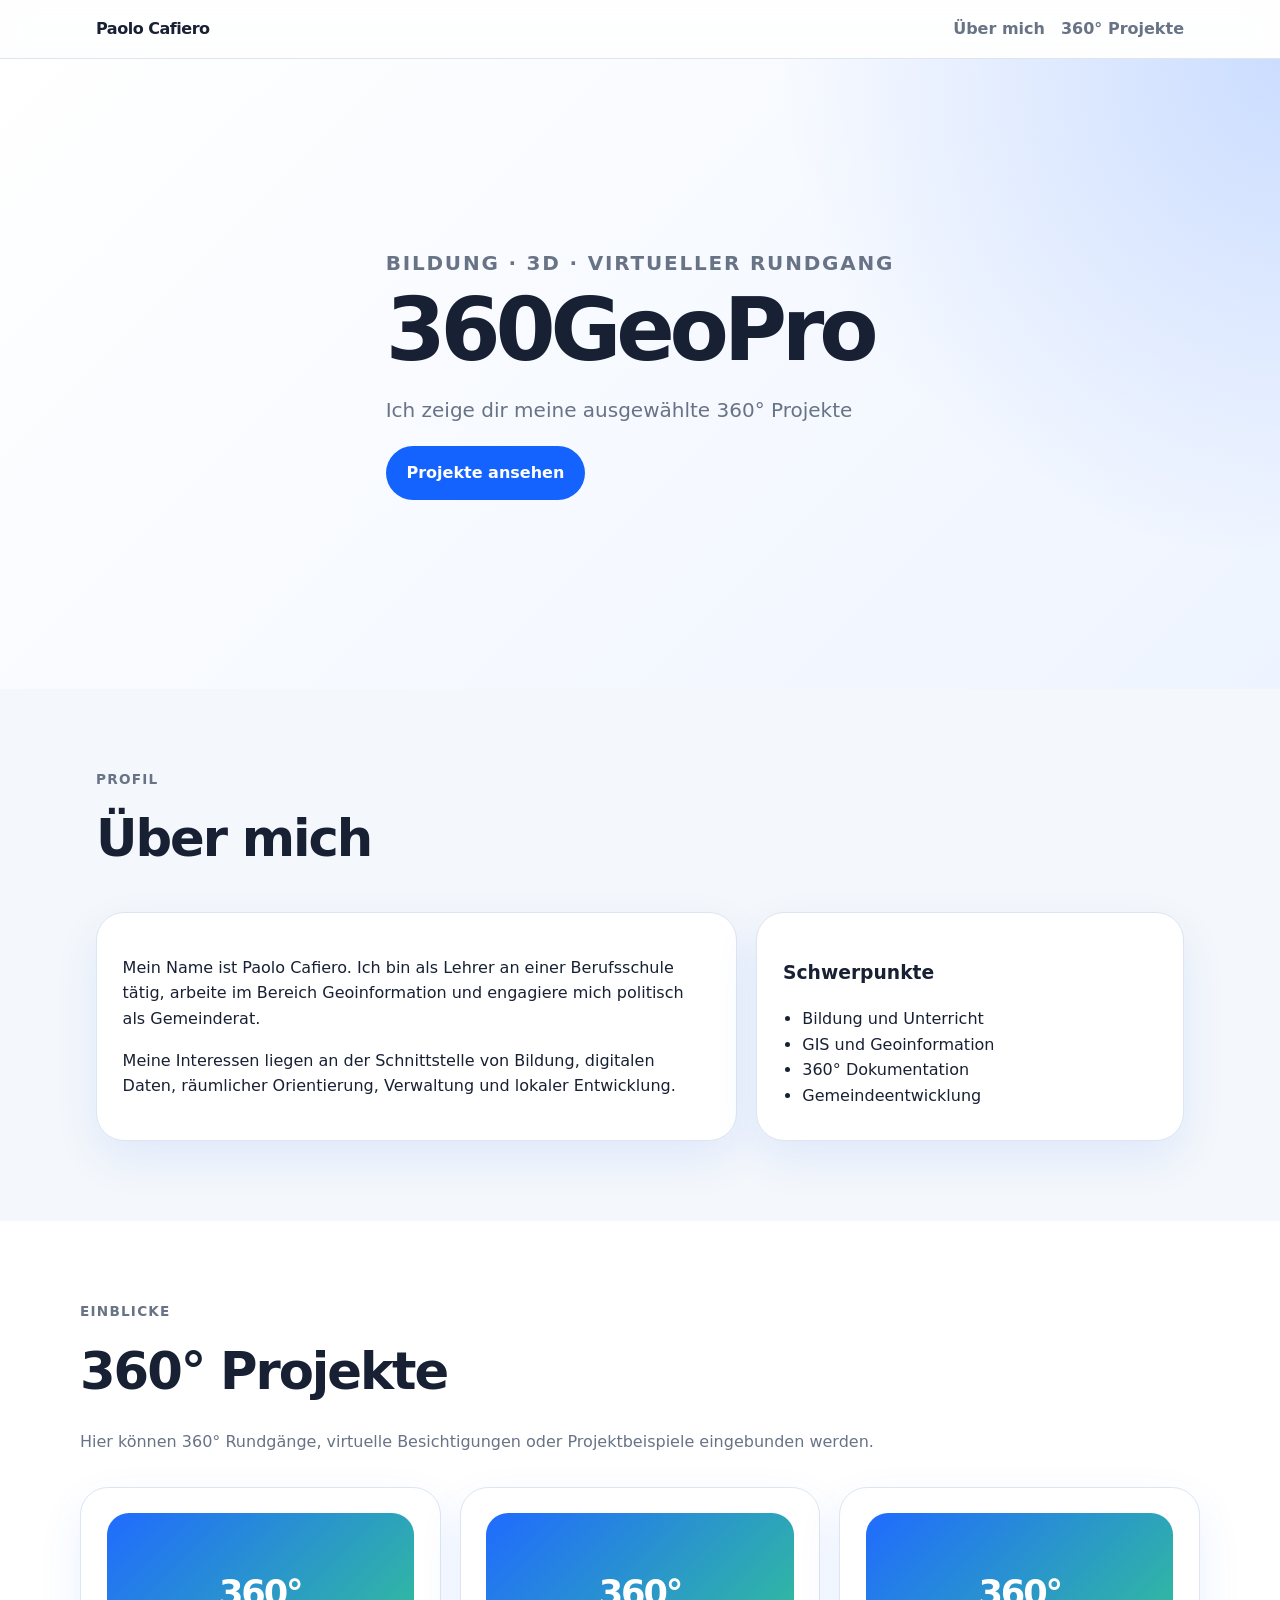
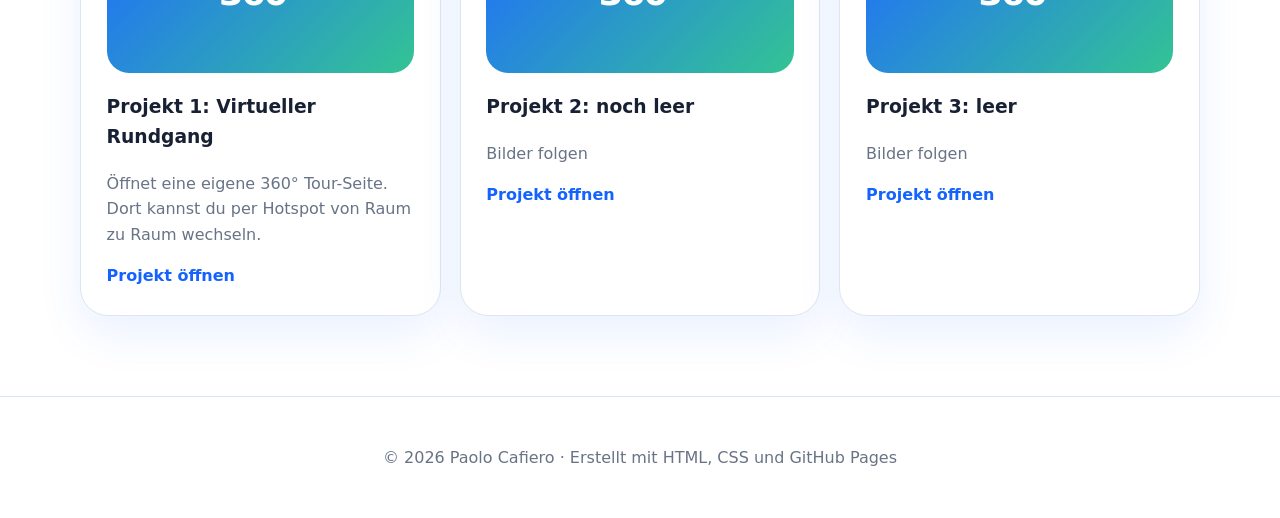
<file: index.html>
<!DOCTYPE html>
<html lang="de">
<head>
  <meta charset="UTF-8" />
  <meta name="viewport" content="width=device-width, initial-scale=1.0" />
  <title>Paolo Cafiero | 360° Projekte</title>
  <link rel="stylesheet" href="style.css" />
</head>
<body>
  <header class="header">
    <nav class="nav">
      <a class="logo" href="#start">Paolo Cafiero</a>
      <div class="nav-links">
        <a href="#ueber-mich">Über mich</a>
        <a href="#projekte">360° Projekte</a>
      </div>
    </nav>
  </header>

  <main>
    <section id="start" class="hero">
      <div class="hero-content">
        <p class="label">Bildung · 3D · Virtueller Rundgang</p>
        <h1>360GeoPro</h1>
        <p>
          Ich zeige dir meine ausgewählte 360° Projekte
        </p>
        <a class="button" href="#projekte">Projekte ansehen</a>
      </div>
    </section>

    <section id="ueber-mich" class="section">
      <div class="section-header">
        <p class="label">Profil</p>
        <h2>Über mich</h2>
      </div>

      <div class="about-grid">
        <div class="about-text">
          <p>
            Mein Name ist Paolo Cafiero. Ich bin als Lehrer an einer Berufsschule tätig,
            arbeite im Bereich Geoinformation und engagiere mich politisch als Gemeinderat.
          </p>
          <p>
            Meine Interessen liegen an der Schnittstelle von Bildung, digitalen Daten,
            räumlicher Orientierung, Verwaltung und lokaler Entwicklung.
          </p>
        </div>

        <div class="info-card">
          <h3>Schwerpunkte</h3>
          <ul>
            <li>Bildung und Unterricht</li>
            <li>GIS und Geoinformation</li>
            <li>360° Dokumentation</li>
            <li>Gemeindeentwicklung</li>
          </ul>
        </div>
      </div>
    </section>

    <section id="projekte" class="section section-alt">
      <div class="section-header">
        <p class="label">Einblicke</p>
        <h2>360° Projekte</h2>
        <p>
          Hier können 360° Rundgänge, virtuelle Besichtigungen oder Projektbeispiele
          eingebunden werden.
        </p>
      </div>

      <div class="project-grid">
        <article class="project-card">
          <div class="project-preview">
            <span>360°</span>
          </div>
          <h3>Projekt 1: Virtueller Rundgang</h3>
          <p>
            Öffnet eine eigene 360° Tour-Seite. Dort kannst du per Hotspot
            von Raum zu Raum wechseln.
          </p>
          <a href="projekt1.html" class="text-link">Projekt öffnen</a>
        </article>

        <article class="project-card">
          <div class="project-preview">
            <span>360°</span>
          </div>
          <h3>Projekt 2: noch leer</h3>
          <p>
            Bilder folgen
          </p>
          <a href="#" class="text-link">Projekt öffnen</a>
        </article>

        <article class="project-card">
          <div class="project-preview">
            <span>360°</span>
          </div>
          <h3>Projekt 3: leer</h3>
          <p>
            Bilder folgen
          </p>
          <a href="#" class="text-link">Projekt öffnen</a>
        </article>
      </div>
    </section>

  </main>

  <footer class="footer">
    <p>© 2026 Paolo Cafiero · Erstellt mit HTML, CSS und GitHub Pages</p>
  </footer>
</body>
</html>
</file>
<file: style.css>
:root {
  --background: #f4f7fb;
  --surface: #ffffff;
  --text: #182033;
  --muted: #687386;
  --primary: #1463ff;
  --primary-dark: #0f47b8;
  --border: #dde5f0;
  --shadow: 0 18px 45px rgba(20, 99, 255, 0.09);
}

* {
  box-sizing: border-box;
}

html {
  scroll-behavior: smooth;
}

body {
  margin: 0;
  font-family: system-ui, -apple-system, BlinkMacSystemFont, "Segoe UI", sans-serif;
  background: var(--background);
  color: var(--text);
  line-height: 1.6;
}

.header {
  position: sticky;
  top: 0;
  z-index: 20;
  background: rgba(255, 255, 255, 0.88);
  border-bottom: 1px solid var(--border);
  backdrop-filter: blur(14px);
}

.nav {
  max-width: 1120px;
  margin: 0 auto;
  padding: 1rem;
  display: flex;
  justify-content: space-between;
  align-items: center;
  gap: 1rem;
}

.logo {
  color: var(--text);
  font-weight: 800;
  text-decoration: none;
  letter-spacing: -0.03em;
}

.nav-links {
  display: flex;
  gap: 1rem;
  flex-wrap: wrap;
}

.nav-links a {
  color: var(--muted);
  text-decoration: none;
  font-weight: 600;
}

.nav-links a:hover {
  color: var(--primary);
}

.hero {
  min-height: 70vh;
  display: grid;
  align-items: center;
  background:
    radial-gradient(circle at top right, rgba(20, 99, 255, 0.18), transparent 35%),
    linear-gradient(135deg, #ffffff, #eef4ff);
}

.hero-content,
.section {
  max-width: 1120px;
  margin: 0 auto;
  padding: 5rem 1rem;
}

.hero h1,
.page-title {
  max-width: 820px;
  margin: 0.4rem 0 1rem;
  font-size: clamp(2.6rem, 7vw, 5.4rem);
  line-height: 1;
  letter-spacing: -0.06em;
}

.hero p {
  max-width: 700px;
  color: var(--muted);
  font-size: 1.25rem;
}

.label {
  margin: 0 0 0.5rem;
  color: var(--primary);
  font-weight: 800;
  text-transform: uppercase;
  letter-spacing: 0.09em;
  font-size: 0.85rem;
}

.button,
button {
  display: inline-block;
  border: 0;
  border-radius: 999px;
  background: var(--primary);
  color: #ffffff;
  padding: 0.9rem 1.3rem;
  font-weight: 800;
  text-decoration: none;
  cursor: pointer;
}

.button:hover,
button:hover {
  background: var(--primary-dark);
}

.section-header {
  max-width: 760px;
  margin-bottom: 2rem;
}

.section-header h2 {
  margin: 0;
  font-size: clamp(2rem, 4vw, 3.2rem);
  letter-spacing: -0.04em;
}

.section-header p {
  color: var(--muted);
}

.section-alt {
  max-width: none;
  background: #ffffff;
}

.section-alt > * {
  max-width: 1120px;
  margin-left: auto;
  margin-right: auto;
}

.about-grid,
.project-grid {
  display: grid;
  grid-template-columns: 1.5fr 1fr;
  gap: 1.2rem;
}

.about-text,
.info-card,
.project-card,
.contact-form,
.viewer-panel,
.viewer-card {
  background: var(--surface);
  border: 1px solid var(--border);
  border-radius: 28px;
  padding: 1.6rem;
  box-shadow: var(--shadow);
}

.info-card ul {
  padding-left: 1.2rem;
  margin-bottom: 0;
}

.project-grid {
  grid-template-columns: repeat(3, 1fr);
}

.project-preview {
  height: 160px;
  border-radius: 22px;
  display: grid;
  place-items: center;
  background:
    linear-gradient(135deg, rgba(20, 99, 255, 0.95), rgba(16, 185, 129, 0.85));
  color: white;
  font-size: 2.2rem;
  font-weight: 900;
  letter-spacing: -0.06em;
}

.project-card p {
  color: var(--muted);
}

.text-link {
  color: var(--primary);
  font-weight: 800;
  text-decoration: none;
}

.text-link:hover {
  text-decoration: underline;
}

.contact-form {
  max-width: 760px;
}

.form-row {
  display: grid;
  gap: 0.4rem;
  margin-bottom: 1rem;
}

label {
  font-weight: 800;
}

input,
textarea {
  width: 100%;
  border: 1px solid var(--border);
  border-radius: 16px;
  padding: 0.9rem 1rem;
  font: inherit;
  color: var(--text);
  background: #fbfdff;
}

.viewer-layout {
  display: grid;
  grid-template-columns: 320px 1fr;
  gap: 1.2rem;
  align-items: start;
}

.viewer-panel h2,
.viewer-panel h3 {
  margin-top: 0;
}

.gallery-buttons {
  display: grid;
  gap: 0.8rem;
}

.gallery-buttons button {
  width: 100%;
}

.small-text,
.hint {
  color: var(--muted);
  font-size: 0.92rem;
}

#panorama {
  width: 100%;
  height: 560px;
  border-radius: 22px;
  overflow: hidden;
  background: #dbe6f5;
}

.pnlm-hotspot-base {
  transform: scale(1.25);
}

.footer {
  padding: 2rem 1rem;
  text-align: center;
  color: var(--muted);
  border-top: 1px solid var(--border);
  background: #ffffff;
}

@media (max-width: 900px) {
  .nav {
    align-items: flex-start;
    flex-direction: column;
  }

  .about-grid,
  .project-grid,
  .viewer-layout {
    grid-template-columns: 1fr;
  }

  .hero-content,
  .section {
    padding: 3.5rem 1rem;
  }

  #panorama {
    height: 420px;
  }
}
</file>
